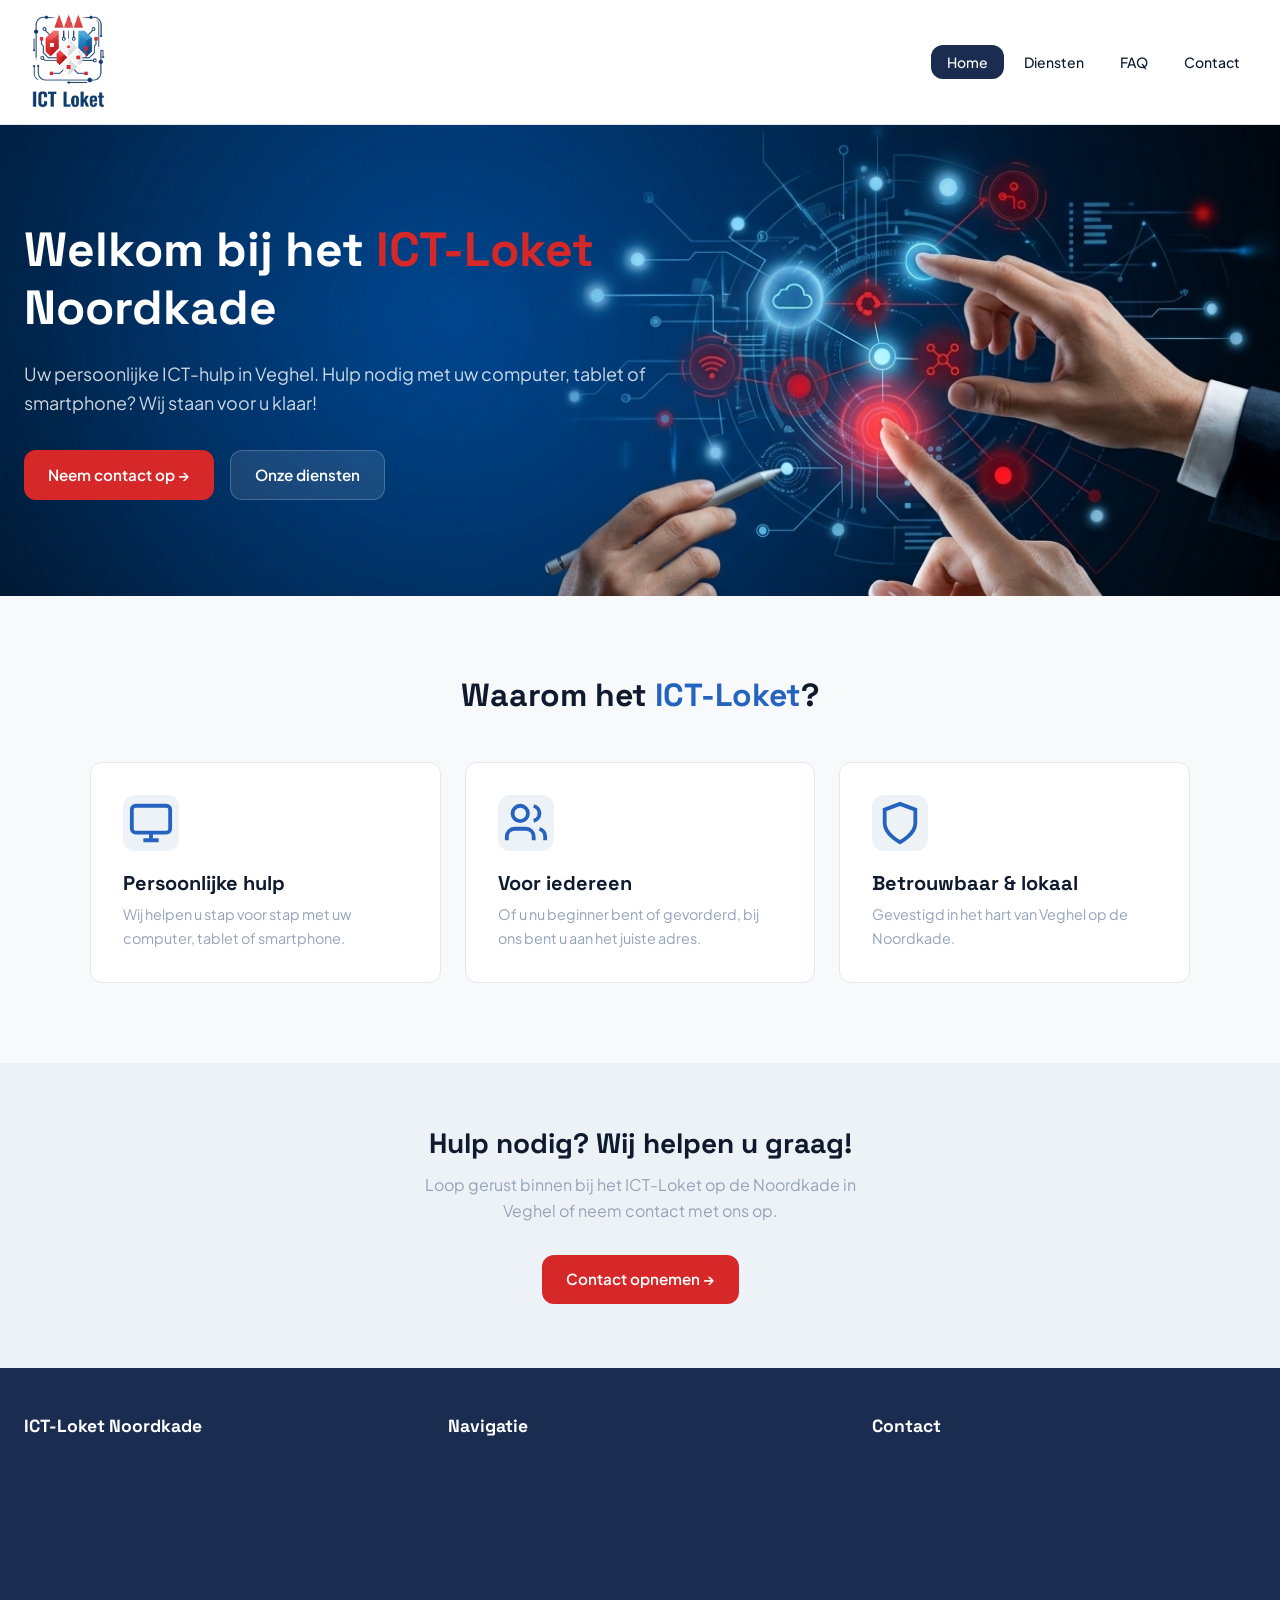
<file: index.html>
<!DOCTYPE html>
<html lang="nl">
<head>
  <meta charset="UTF-8" />
  <meta name="viewport" content="width=device-width, initial-scale=1.0" />
  <title>ICT-Loket Noordkade Veghel | Persoonlijke ICT-hulp</title>
  <meta name="description" content="Het ICT-Loket Noordkade in Veghel biedt persoonlijke hulp bij al uw digitale vragen." />
  <link rel="stylesheet" href="css/styles.css" />
  <link rel="icon" href="favicon.ico" />
</head>
<body>

  <!-- HEADER -->
  <header class="header">
    <div class="container">
      <nav class="nav">
        <a href="index.html" class="nav-brand">
          <img src="images/logo.png" alt="ICT-Loket logo" />
        </a>
        <input type="checkbox" id="nav-check" class="nav-check" aria-label="Menu openen" />
        <label for="nav-check" class="nav-toggle">
          <span class="hamburger"></span>
        </label>
        <ul class="nav-links">
          <li><a href="index.html" class="active">Home</a></li>
          <li><a href="diensten.html">Diensten</a></li>
          <li><a href="faq.html">FAQ</a></li>
          <li><a href="contact.html">Contact</a></li>
        </ul>
      </nav>
    </div>
  </header>

  <!-- HERO -->
  <section class="hero">
    <div class="container">
      <div class="hero-content animate-in">
        <h1>Welkom bij het <span class="highlight">ICT-Loket</span> Noordkade</h1>
        <p>Uw persoonlijke ICT-hulp in Veghel. Hulp nodig met uw computer, tablet of smartphone? Wij staan voor u klaar!</p>
        <div class="hero-buttons">
          <a href="contact.html" class="btn-accent">Neem contact op &rarr;</a>
          <a href="diensten.html" class="btn-outline">Onze diensten</a>
        </div>
      </div>
    </div>
  </section>

  <!-- HIGHLIGHTS -->
  <section class="section">
    <div class="container">
      <div class="section-header animate-in">
        <h2>Waarom het <span class="highlight">ICT-Loket</span>?</h2>
      </div>
      <div class="cards-grid">
        <div class="card animate-in animate-delay-1">
          <div class="card-header">
            <div class="card-icon">
              <svg xmlns="http://www.w3.org/2000/svg" fill="none" viewBox="0 0 24 24" stroke="currentColor" stroke-width="2"><rect x="2" y="3" width="20" height="14" rx="2"/><path d="M8 21h8M12 17v4"/></svg>
            </div>
            <button class="card-close" aria-label="Sluiten">
              <svg xmlns="http://www.w3.org/2000/svg" fill="none" viewBox="0 0 24 24" stroke="currentColor" stroke-width="2"><path d="M18 6L6 18M6 6l12 12"/></svg>
            </button>
          </div>
          <h3>Persoonlijke hulp</h3>
          <p class="card-summary">Wij helpen u stap voor stap met uw computer, tablet of smartphone.</p>
          <div class="card-details-wrapper">
            <div class="card-details">
              <p>Ons persoonlijke hulp omvat:</p>
              <ul>
                <li>Stap-voor-stap begeleiding bij digitale problemen</li>
                <li>Geduldige uitleg op uw niveau</li>
                <li>Directe hulp zonder wachttijden</li>
                <li>Ondersteuning bij zowel hardware als software</li>
                <li>Preventief advies om problemen te voorkomen</li>
              </ul>
            </div>
          </div>
        </div>
        <div class="card animate-in animate-delay-2">
          <div class="card-header">
            <div class="card-icon">
              <svg xmlns="http://www.w3.org/2000/svg" fill="none" viewBox="0 0 24 24" stroke="currentColor" stroke-width="2"><path d="M16 21v-2a4 4 0 0 0-4-4H6a4 4 0 0 0-4 4v2"/><circle cx="9" cy="7" r="4"/><path d="M22 21v-2a4 4 0 0 0-3-3.87M16 3.13a4 4 0 0 1 0 7.75"/></svg>
            </div>
            <button class="card-close" aria-label="Sluiten">
              <svg xmlns="http://www.w3.org/2000/svg" fill="none" viewBox="0 0 24 24" stroke="currentColor" stroke-width="2"><path d="M18 6L6 18M6 6l12 12"/></svg>
            </button>
          </div>
          <h3>Voor iedereen</h3>
          <p class="card-summary">Of u nu beginner bent of gevorderd, bij ons bent u aan het juiste adres.</p>
          <div class="card-details-wrapper">
            <div class="card-details">
              <p>Onze hulp is geschikt voor alle niveaus:</p>
              <ul>
                <li>Beginners: Basisuitleg over computers en internet</li>
                <li>Gevorderden: Complexe problemen en optimalisatie</li>
                <li>Ouderen: Geduldige hulp met moderne technologie</li>
                <li>Bedrijven: Professionele ICT-ondersteuning</li>
                <li>Alle leeftijden en achtergronden welkom</li>
              </ul>
            </div>
          </div>
        </div>
        <div class="card animate-in animate-delay-3">
          <div class="card-header">
            <div class="card-icon">
              <svg xmlns="http://www.w3.org/2000/svg" fill="none" viewBox="0 0 24 24" stroke="currentColor" stroke-width="2"><path d="M12 22s8-4 8-10V5l-8-3-8 3v7c0 6 8 10 8 10z"/></svg>
            </div>
            <button class="card-close" aria-label="Sluiten">
              <svg xmlns="http://www.w3.org/2000/svg" fill="none" viewBox="0 0 24 24" stroke-width="2"><path d="M18 6L6 18M6 6l12 12"/></svg>
            </button>
          </div>
          <h3>Betrouwbaar & lokaal</h3>
          <p class="card-summary">Gevestigd in het hart van Veghel op de Noordkade.</p>
          <div class="card-details-wrapper">
            <div class="card-details">
              <p>Waarom kiezen voor lokaal?</p>
              <ul>
                <li>Direct contact zonder tussenpersonen</li>
                <li>Snelle hulp bij urgente problemen</li>
                <li>Kennis van lokale netwerken en diensten</li>
                <li>Persoonlijke relatie met onze klanten</li>
              </ul>
            </div>
          </div>
        </div>
      </div>
    </div>
  </section>

  <!-- CTA -->
  <section class="cta">
    <div class="container">
      <h2>Hulp nodig? Wij helpen u graag!</h2>
      <p>Loop gerust binnen bij het ICT-Loket op de Noordkade in Veghel of neem contact met ons op.</p>
      <a href="contact.html" class="btn-accent">Contact opnemen &rarr;</a>
    </div>
  </section>

  <!-- FOOTER -->
  <footer class="footer">
    <div class="container">
      <div class="footer-grid">
        <div>
          <h3>ICT-Loket Noordkade</h3>
          <p>Uw persoonlijke ICT-hulp in Veghel. Wij helpen u graag met al uw digitale vragen.</p>
        </div>
        <div>
          <h3>Navigatie</h3>
          <a href="home.html">Home</a>
          <a href="diensten.html">Diensten</a>
          <a href="faq.html">FAQ</a>
          <a href="contact.html">Contact</a>
        </div>
        <div>
          <h3>Contact</h3>
          <div class="footer-contact-item">
            <svg xmlns="http://www.w3.org/2000/svg" fill="none" viewBox="0 0 24 24" stroke="currentColor" stroke-width="2"><path d="M21 10c0 7-9 13-9 13s-9-6-9-13a9 9 0 0 1 18 0z"/><circle cx="12" cy="10" r="3"/></svg>
            <span>Noordkade, Veghel</span>
          </div>
          <div class="footer-contact-item">
            <svg xmlns="http://www.w3.org/2000/svg" fill="none" viewBox="0 0 24 24" stroke="currentColor" stroke-width="2"><rect x="2" y="4" width="20" height="16" rx="2"/><path d="m22 7-8.97 5.7a1.94 1.94 0 0 1-2.06 0L2 7"/></svg>
            <span>info@ictloket-noordkade.nl</span>
          </div>
        </div>
      </div>
      <div class="footer-bottom">
        <div class="footer-powered-by">
          <span>Powered by</span>
          <img src="images/logo_blue_red.png" alt="Powered by logo" class="footer-logo" />
        </div>
        &copy; 2025 ICT-Loket Noordkade Veghel. Alle rechten voorbehouden.
      </div>
    </div>
  </footer>

  <script>
    document.addEventListener('DOMContentLoaded', function() {
      const cards = document.querySelectorAll('.cards-grid .card');

      cards.forEach(card => {
        // Klik event voor het openen van de kaart
        card.addEventListener('click', (e) => {
          // Voorkom dat de close button de kaart ook opent
          if (e.target.closest('.card-close')) return;

          // Sluit alle andere kaarten
          cards.forEach(otherCard => {
            if (otherCard !== card && otherCard.classList.contains('is-expanded')) {
              otherCard.classList.remove('is-expanded');
            }
          });

          // Toggle de huidige kaart
          card.classList.toggle('is-expanded');
        });

        // Klik event voor de close button
        const closeBtn = card.querySelector('.card-close');
        if (closeBtn) {
          closeBtn.addEventListener('click', (e) => {
            e.stopPropagation();
            card.classList.remove('is-expanded');
          });
        }

        // Keyboard support (Enter en Space)
        card.addEventListener('keydown', (e) => {
          if (e.key === 'Enter' || e.key === ' ') {
            e.preventDefault();
            card.click();
          }
        });
      });

      // ESC key to close
      document.addEventListener('keydown', (e) => {
        if (e.key === 'Escape') {
          const expandedCard = document.querySelector('.card.is-expanded');
          if (expandedCard) {
            expandedCard.classList.remove('is-expanded');
          }
        }
      });
    });
  </script>

</body>
</html>
</file>
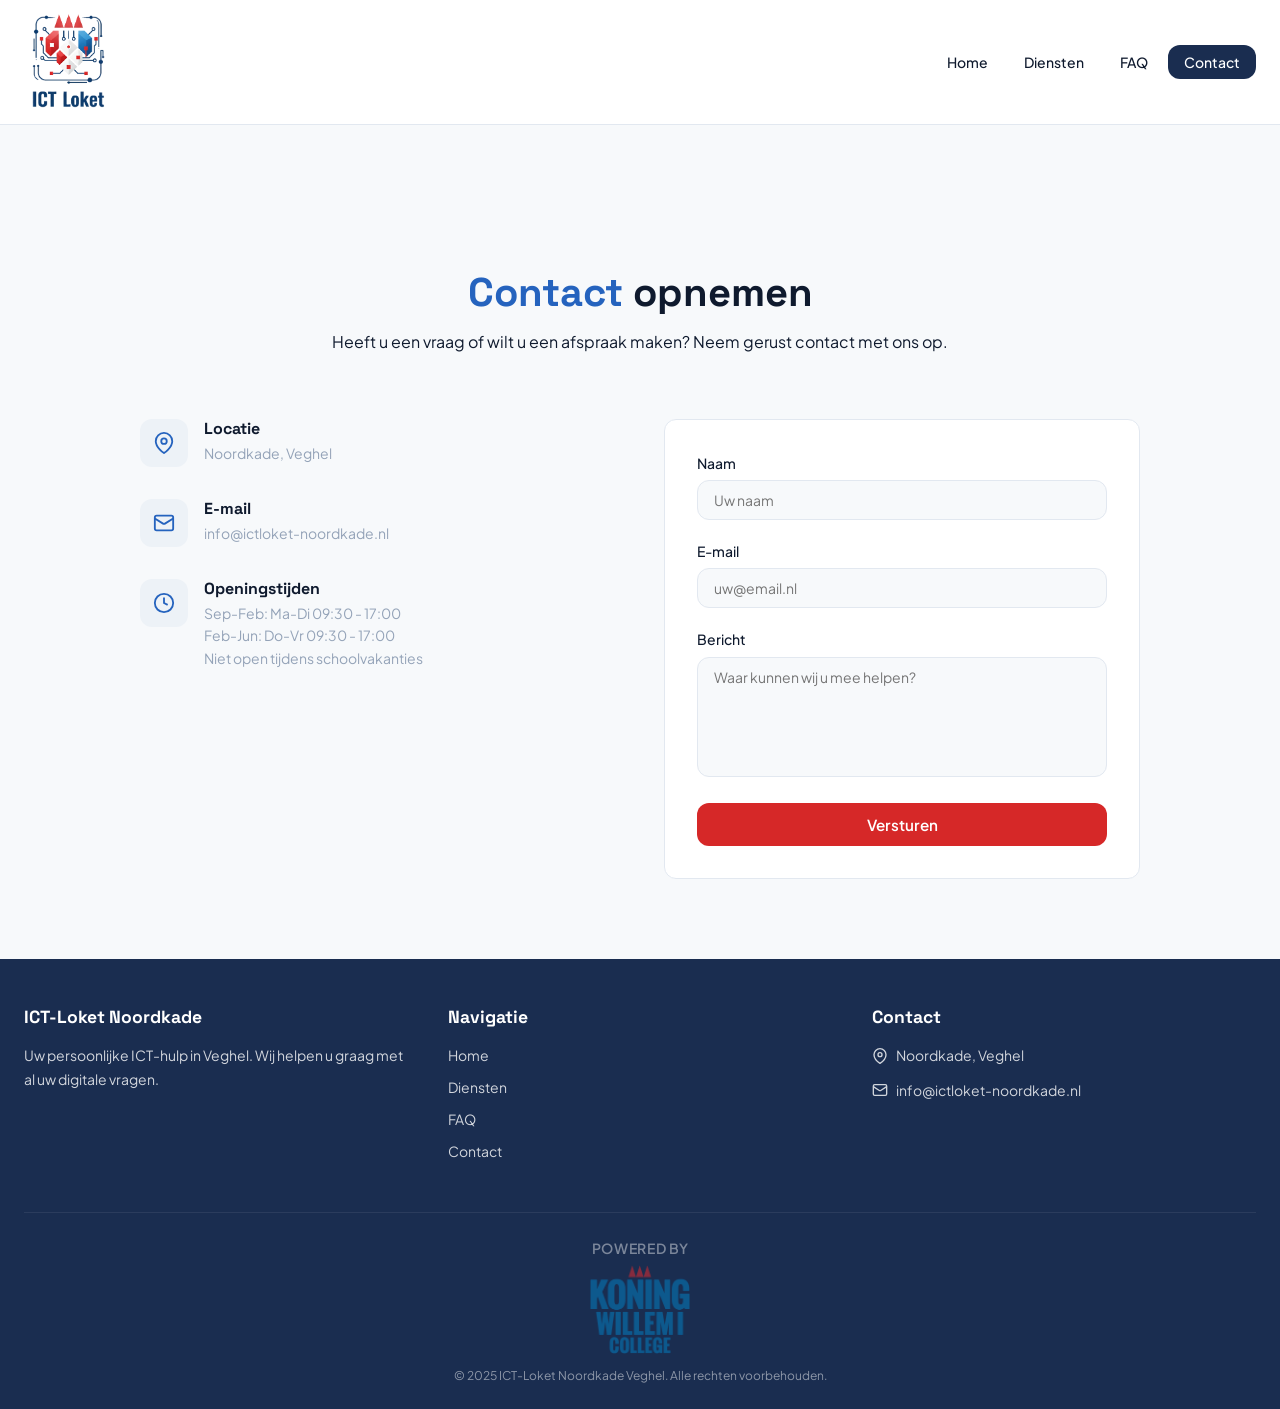
<file: contact.html>
<!DOCTYPE html>
<html lang="nl">
<head>
  <meta charset="UTF-8" />
  <meta name="viewport" content="width=device-width, initial-scale=1.0" />
  <title>Contact | ICT-Loket Noordkade Veghel</title>
  <meta name="description" content="Neem contact op met het ICT-Loket Noordkade in Veghel." />
  <link rel="stylesheet" href="css/styles.css" />
  <link rel="icon" href="favicon.ico" />
</head>
<body>

  <!-- HEADER -->
  <header class="header">
    <div class="container">
      <nav class="nav">
        <a href="index.html" class="nav-brand">
          <img src="images/logo.png" alt="ICT-Loket logo" />
        </a>
        <input type="checkbox" id="nav-check" class="nav-check" aria-label="Menu openen" />
        <label for="nav-check" class="nav-toggle">
          <span class="hamburger"></span>
        </label>
        <ul class="nav-links">
          <li><a href="index.html">Home</a></li>
          <li><a href="diensten.html">Diensten</a></li>
          <li><a href="faq.html">FAQ</a></li>
          <li><a href="contact.html" class="active">Contact</a></li>
        </ul>
      </nav>
    </div>
  </header>

  <!-- CONTACT -->
  <section class="section">
    <div class="container">
      <div class="page-header animate-in">
        <h1><span class="highlight">Contact</span> opnemen</h1>
        <p>Heeft u een vraag of wilt u een afspraak maken? Neem gerust contact met ons op.</p>
      </div>

      <div class="contact-grid">
        <!-- Info -->
        <div class="contact-info animate-in animate-delay-1">
          <div class="contact-item">
            <div class="contact-item-icon">
              <svg xmlns="http://www.w3.org/2000/svg" fill="none" viewBox="0 0 24 24" stroke="currentColor" stroke-width="2"><path d="M21 10c0 7-9 13-9 13s-9-6-9-13a9 9 0 0 1 18 0z"/><circle cx="12" cy="10" r="3"/></svg>
            </div>
            <div>
              <h3>Locatie</h3>
              <p>Noordkade, Veghel</p>
            </div>
          </div>
          <div class="contact-item">
            <div class="contact-item-icon">
              <svg xmlns="http://www.w3.org/2000/svg" fill="none" viewBox="0 0 24 24" stroke="currentColor" stroke-width="2"><rect x="2" y="4" width="20" height="16" rx="2"/><path d="m22 7-8.97 5.7a1.94 1.94 0 0 1-2.06 0L2 7"/></svg>
            </div>
            <div>
              <h3>E-mail</h3>
              <p>info@ictloket-noordkade.nl</p>
            </div>
          </div>
          <div class="contact-item">
            <div class="contact-item-icon">
              <svg xmlns="http://www.w3.org/2000/svg" fill="none" viewBox="0 0 24 24" stroke="currentColor" stroke-width="2"><circle cx="12" cy="12" r="10"/><polyline points="12 6 12 12 16 14"/></svg>
            </div>
            <div>
              <h3>Openingstijden</h3>
              <p>Sep-Feb: Ma-Di 09:30 - 17:00<br />
Feb-Jun: Do-Vr 09:30 - 17:00<br />
Niet open tijdens schoolvakanties</p>
            </div>
          </div>
        </div>

        <!-- Form -->
        <div class="animate-in animate-delay-2">
          <form class="contact-form" onsubmit="event.preventDefault(); this.innerHTML='<div style=&quot;text-align:center;padding:3rem 1rem&quot;><h3 style=&quot;font-family:var(--font-heading);margin-bottom:0.5rem&quot;>Bedankt!</h3><p style=&quot;color:var(--muted)&quot;>Wij nemen zo snel mogelijk contact met u op.</p></div>'">
            <div class="form-group">
              <label for="name">Naam</label>
              <input type="text" id="name" placeholder="Uw naam" required />
            </div>
            <div class="form-group">
              <label for="email">E-mail</label>
              <input type="email" id="email" placeholder="uw@email.nl" required />
            </div>
            <div class="form-group">
              <label for="message">Bericht</label>
              <textarea id="message" placeholder="Waar kunnen wij u mee helpen?" required></textarea>
            </div>
            <button type="submit" class="btn-submit">Versturen</button>
          </form>
        </div>
      </div>
    </div>
  </section>

  <!-- FOOTER -->
  <footer class="footer">
    <div class="container">
      <div class="footer-grid">
        <div>
          <h3>ICT-Loket Noordkade</h3>
          <p>Uw persoonlijke ICT-hulp in Veghel. Wij helpen u graag met al uw digitale vragen.</p>
        </div>
        <div>
          <h3>Navigatie</h3>
          <a href="home.html">Home</a>
          <a href="diensten.html">Diensten</a>
          <a href="faq.html">FAQ</a>
          <a href="contact.html">Contact</a>
        </div>
        <div>
          <h3>Contact</h3>
          <div class="footer-contact-item">
            <svg xmlns="http://www.w3.org/2000/svg" fill="none" viewBox="0 0 24 24" stroke="currentColor" stroke-width="2"><path d="M21 10c0 7-9 13-9 13s-9-6-9-13a9 9 0 0 1 18 0z"/><circle cx="12" cy="10" r="3"/></svg>
            <span>Noordkade, Veghel</span>
          </div>
          <div class="footer-contact-item">
            <svg xmlns="http://www.w3.org/2000/svg" fill="none" viewBox="0 0 24 24" stroke="currentColor" stroke-width="2"><rect x="2" y="4" width="20" height="16" rx="2"/><path d="m22 7-8.97 5.7a1.94 1.94 0 0 1-2.06 0L2 7"/></svg>
            <span>info@ictloket-noordkade.nl</span>
          </div>
        </div>
      </div>
      <div class="footer-bottom">
        <div class="footer-powered-by">
          <span>Powered by</span>
          <img src="images/logo_blue_red.png" alt="Powered by logo" class="footer-logo" />
        </div>
        &copy; 2025 ICT-Loket Noordkade Veghel. Alle rechten voorbehouden.
      </div>
    </div>
  </footer>

</body>
</html>
</file>
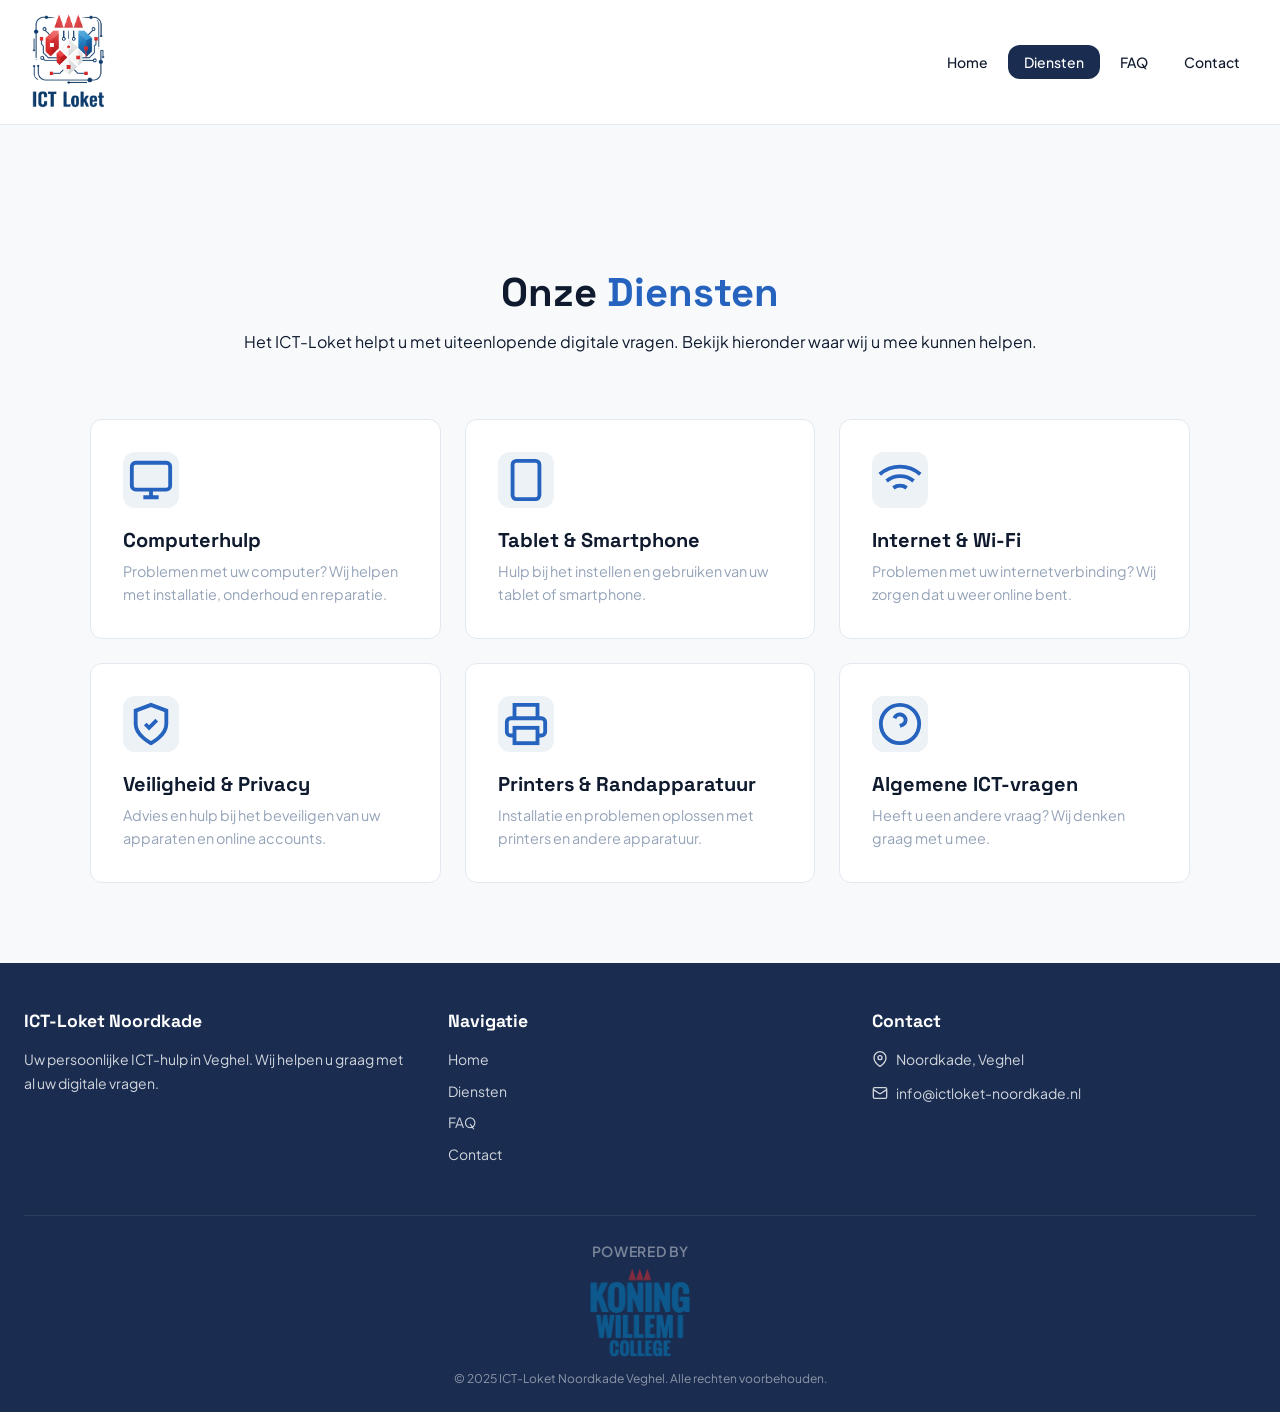
<file: diensten - backup.html>
<!DOCTYPE html>
<html lang="nl">
<head>
  <meta charset="UTF-8" />
  <meta name="viewport" content="width=device-width, initial-scale=1.0" />
  <title>Diensten | ICT-Loket Noordkade Veghel</title>
  <meta name="description" content="Bekijk onze ICT-diensten: computerhulp, tablet & smartphone, internet, veiligheid en meer." />
  <link rel="stylesheet" href="/css/styles.css" />
  <link rel="icon" href="/favicon.ico" />
</head>
<body>

  <!-- HEADER -->
  <header class="header">
    <div class="container">
      <nav class="nav">
        <a href="/index.html" class="nav-brand">
          <img src="/images/logo.png" alt="ICT-Loket logo" />
        </a>
        <input type="checkbox" id="nav-check" class="nav-check" aria-label="Menu openen" />
        <label for="nav-check" class="nav-toggle">
          <span class="hamburger"></span>
        </label>
        <ul class="nav-links">
          <li><a href="/index.html">Home</a></li>
          <li><a href="/diensten.html" class="active">Diensten</a></li>
          <li><a href="/faq.html">FAQ</a></li>
          <li><a href="/contact.html">Contact</a></li>
        </ul>
      </nav>
    </div>
  </header>

  <!-- PAGE HEADER -->
  <section class="section">
    <div class="container">
      <div class="page-header animate-in">
        <h1>Onze <span class="highlight">Diensten</span></h1>
        <p>Het ICT-Loket helpt u met uiteenlopende digitale vragen. Bekijk hieronder waar wij u mee kunnen helpen.</p>
      </div>

      <div class="cards-grid" id="services-grid">
        <div class="card animate-in animate-delay-1" data-service="computerhulp" role="button" tabindex="0" aria-expanded="false">
          <div class="card-header">
            <div class="card-icon">
              <svg xmlns="http://www.w3.org/2000/svg" fill="none" viewBox="0 0 24 24" stroke="currentColor" stroke-width="2"><rect x="2" y="3" width="20" height="14" rx="2"/><path d="M8 21h8M12 17v4"/></svg>
            </div>
            <button class="card-close" aria-label="Sluiten" style="display: none;">
              <svg xmlns="http://www.w3.org/2000/svg" fill="none" viewBox="0 0 24 24" stroke="currentColor" stroke-width="2"><path d="M18 6L6 18M6 6l12 12"/></svg>
            </button>
          </div>
          <h3>Computerhulp</h3>
          <p class="card-summary">Problemen met uw computer? Wij helpen met installatie, onderhoud en reparatie.</p>
          <div class="card-details" style="display: none;">
            <p>Ons team van ervaren technici staat voor u klaar met:</p>
            <ul>
              <li>Installatie van besturingssystemen en software</li>
              <li>Virusscanning en malware-verwijdering</li>
              <li>Hardwareproblemen diagnosticeren en repareren</li>
              <li>Optimalisatie van systeemprestaties</li>
              <li>Databack-up en herstel</li>
              <li>Onderhoud en preventief beheer</li>
            </ul>
          </div>
        </div>

        <div class="card animate-in animate-delay-2" data-service="tablet-smartphone" role="button" tabindex="0" aria-expanded="false">
          <div class="card-header">
            <div class="card-icon">
              <svg xmlns="http://www.w3.org/2000/svg" fill="none" viewBox="0 0 24 24" stroke="currentColor" stroke-width="2"><rect x="5" y="2" width="14" height="20" rx="2"/><path d="M12 18h.01"/></svg>
            </div>
            <button class="card-close" aria-label="Sluiten" style="display: none;">
              <svg xmlns="http://www.w3.org/2000/svg" fill="none" viewBox="0 0 24 24" stroke="currentColor" stroke-width="2"><path d="M18 6L6 18M6 6l12 12"/></svg>
            </button>
          </div>
          <h3>Tablet & Smartphone</h3>
          <p class="card-summary">Hulp bij het instellen en gebruiken van uw tablet of smartphone.</p>
          <div class="card-details" style="display: none;">
            <p>We helpen u volledig op weg met uw mobiele apparaten:</p>
            <ul>
              <li>Instellen van uw nieuwe apparaat</li>
              <li>Synchroniseren van e-mail en contacten</li>
              <li>App-installatie en configuratie</li>
              <li>Troubleshooting van verbindingsproblemen</li>
              <li>Privacy en beveiligingsinstellingen</li>
              <li>Backup en gegevensoverdracht</li>
            </ul>
          </div>
        </div>

        <div class="card animate-in animate-delay-3" data-service="internet-wifi" role="button" tabindex="0" aria-expanded="false">
          <div class="card-header">
            <div class="card-icon">
              <svg xmlns="http://www.w3.org/2000/svg" fill="none" viewBox="0 0 24 24" stroke="currentColor" stroke-width="2"><path d="M5 12.55a11 11 0 0 1 14.08 0M1.42 9a16 16 0 0 1 21.16 0M8.53 16.11a6 6 0 0 1 6.95 0M12 20h.01"/></svg>
            </div>
            <button class="card-close" aria-label="Sluiten" style="display: none;">
              <svg xmlns="http://www.w3.org/2000/svg" fill="none" viewBox="0 0 24 24" stroke="currentColor" stroke-width="2"><path d="M18 6L6 18M6 6l12 12"/></svg>
            </button>
          </div>
          <h3>Internet & Wi-Fi</h3>
          <p class="card-summary">Problemen met uw internetverbinding? Wij zorgen dat u weer online bent.</p>
          <div class="card-details" style="display: none;">
            <p>Wij lossen al uw internetgerelateerde problemen op:</p>
            <ul>
              <li>Wi-Fi-netwerkinstallatie en optimalisatie</li>
              <li>Router-configuratie en troubleshooting</li>
              <li>Snelheidsdiagnose en verbetering</li>
              <li>Signaalsterkte analyseren en verbeteren</li>
              <li>VPN-instellingen configureren</li>
              <li>DNS-instelling en beveiligde connecties</li>
            </ul>
          </div>
        </div>

        <div class="card animate-in animate-delay-4" data-service="veiligheid-privacy" role="button" tabindex="0" aria-expanded="false">
          <div class="card-header">
            <div class="card-icon">
              <svg xmlns="http://www.w3.org/2000/svg" fill="none" viewBox="0 0 24 24" stroke="currentColor" stroke-width="2"><path d="M12 22s8-4 8-10V5l-8-3-8 3v7c0 6 8 10 8 10z"/><path d="m9 12 2 2 4-4"/></svg>
            </div>
            <button class="card-close" aria-label="Sluiten" style="display: none;">
              <svg xmlns="http://www.w3.org/2000/svg" fill="none" viewBox="0 0 24 24" stroke="currentColor" stroke-width="2"><path d="M18 6L6 18M6 6l12 12"/></svg>
            </button>
          </div>
          <h3>Veiligheid & Privacy</h3>
          <p class="card-summary">Advies en hulp bij het beveiligen van uw apparaten en online accounts.</p>
          <div class="card-details" style="display: none;">
            <p>Uw veiligheid online is zeer belangrijk voor ons:</p>
            <ul>
              <li>Antivirussoftware installatie en onderhoud</li>
              <li>Firewall-configuratie en monitoring</li>
              <li>Wachtwoordbeheer en sterke wachtwoorden</li>
              <li>Twee-factor-authenticatie instellen</li>
              <li>Phishing- en fraude-waarschuwing</li>
              <li>Privacyinstellingen optimaliseren</li>
            </ul>
          </div>
        </div>

        <div class="card animate-in animate-delay-5" data-service="printers-randapparatuur" role="button" tabindex="0" aria-expanded="false">
          <div class="card-header">
            <div class="card-icon">
              <svg xmlns="http://www.w3.org/2000/svg" fill="none" viewBox="0 0 24 24" stroke="currentColor" stroke-width="2"><polyline points="6 9 6 2 18 2 18 9"/><path d="M6 18H4a2 2 0 0 1-2-2v-5a2 2 0 0 1 2-2h16a2 2 0 0 1 2 2v5a2 2 0 0 1-2 2h-2"/><rect x="6" y="14" width="12" height="8"/></svg>
            </div>
            <button class="card-close" aria-label="Sluiten" style="display: none;">
              <svg xmlns="http://www.w3.org/2000/svg" fill="none" viewBox="0 0 24 24" stroke="currentColor" stroke-width="2"><path d="M18 6L6 18M6 6l12 12"/></svg>
            </button>
          </div>
          <h3>Printers & Randapparatuur</h3>
          <p class="card-summary">Installatie en problemen oplossen met printers en andere apparatuur.</p>
          <div class="card-details" style="display: none;">
            <p>Wij helpen met het verbinden en instellen van periferische apparatuur:</p>
            <ul>
              <li>Printer-installatie en netwerkintegratie</li>
              <li>Scannerconfiguratie en drivers</li>
              <li>Externe harde schijven en USB-apparaten</li>
              <li>Toetsenbord, muis en andere accessoires</li>
              <li>Bluetooth-verbindingen optimaliseren</li>
              <li>Problemen met apparaatherkenning oplossen</li>
            </ul>
          </div>
        </div>

        <div class="card animate-in animate-delay-6" data-service="algemene-vragen" role="button" tabindex="0" aria-expanded="false">
          <div class="card-header">
            <div class="card-icon">
              <svg xmlns="http://www.w3.org/2000/svg" fill="none" viewBox="0 0 24 24" stroke="currentColor" stroke-width="2"><circle cx="12" cy="12" r="10"/><path d="M9.09 9a3 3 0 0 1 5.83 1c0 2-3 3-3 3"/><path d="M12 17h.01"/></svg>
            </div>
            <button class="card-close" aria-label="Sluiten" style="display: none;">
              <svg xmlns="http://www.w3.org/2000/svg" fill="none" viewBox="0 0 24 24" stroke="currentColor" stroke-width="2"><path d="M18 6L6 18M6 6l12 12"/></svg>
            </button>
          </div>
          <h3>Algemene ICT-vragen</h3>
          <p class="card-summary">Heeft u een andere vraag? Wij denken graag met u mee.</p>
          <div class="card-details" style="display: none;">
            <p>Naast onze gespecialiseerde diensten helpen we ook met:</p>
            <ul>
              <li>Cloud-opslag en synchronisatie</li>
              <li>E-mailconfiguratie en troubleshooting</li>
              <li>Sociale media- en online accountproblemen</li>
              <li>Digitale geletterdheid en training</li>
              <li>Software-aanbevelingen en -selectie</li>
              <li>Advies op maat voor uw specifieke behoeften</li>
            </ul>
          </div>
        </div>
      </div>
    </div>
  </section>

  <!-- FOOTER -->
  <footer class="footer">
    <div class="container">
      <div class="footer-grid">
        <div>
          <h3>ICT-Loket Noordkade</h3>
          <p>Uw persoonlijke ICT-hulp in Veghel. Wij helpen u graag met al uw digitale vragen.</p>
        </div>
        <div>
          <h3>Navigatie</h3>
          <a href="/home.html">Home</a>
          <a href="/diensten.html">Diensten</a>
          <a href="/faq.html">FAQ</a>
          <a href="/contact.html">Contact</a>
        </div>
        <div>
          <h3>Contact</h3>
          <div class="footer-contact-item">
            <svg xmlns="http://www.w3.org/2000/svg" fill="none" viewBox="0 0 24 24" stroke="currentColor" stroke-width="2"><path d="M21 10c0 7-9 13-9 13s-9-6-9-13a9 9 0 0 1 18 0z"/><circle cx="12" cy="10" r="3"/></svg>
            <span>Noordkade, Veghel</span>
          </div>
          <div class="footer-contact-item">
            <svg xmlns="http://www.w3.org/2000/svg" fill="none" viewBox="0 0 24 24" stroke="currentColor" stroke-width="2"><rect x="2" y="4" width="20" height="16" rx="2"/><path d="m22 7-8.97 5.7a1.94 1.94 0 0 1-2.06 0L2 7"/></svg>
            <span>info@ictloket-noordkade.nl</span>
          </div>
        </div>
      </div>
      <div class="footer-bottom">
        <div class="footer-powered-by">
          <span>Powered by</span>
          <img src="images/logo_blue_red.png" alt="Powered by logo" class="footer-logo" />
        </div>
        &copy; 2025 ICT-Loket Noordkade Veghel. Alle rechten voorbehouden.
      </div>
    </div>
  </footer>

  <script>
    document.addEventListener('DOMContentLoaded', () => {
      const grid = document.getElementById('services-grid');
      const cards = Array.from(grid.querySelectorAll('.card'));
      const header = document.querySelector('.header');
      
      // Set header height als CSS variable voor scroll-margin-top
      function updateHeaderHeight() {
        if (header) {
          const headerHeight = header.offsetHeight;
          document.documentElement.style.setProperty('--header-height', headerHeight + 'px');
        }
      }
      
      // Update bij load en resize
      updateHeaderHeight();
      window.addEventListener('resize', updateHeaderHeight);
      
      // Calculeer header hoogte voor smooth scroll offset
      function getHeaderHeight() {
        return header ? header.offsetHeight : 0;
      }

      // Custom smooth scroll met header offset
      function smoothScrollToElement(element, block = 'start') {
        // Wacht tot de DOM volledig is geupdate
        requestAnimationFrame(() => {
          const targetPosition = element.getBoundingClientRect().top + window.scrollY;
          const headerHeight = getHeaderHeight();
          
          let scrollTarget;
          
          if (block === 'start') {
            // Scroll naar element, met header offset + 30px buffer
            scrollTarget = targetPosition - headerHeight - 30;
          } else {
            // Center: element in midden van viewport
            const windowHeight = window.innerHeight;
            scrollTarget = targetPosition - (windowHeight / 2) + (element.offsetHeight / 2);
          }
          
          // Smooth scroll met langere duration
          window.scrollTo({
            top: Math.max(0, scrollTarget),
            behavior: 'smooth'
          });
        });
      }

      function closeCard(card) {
        card.classList.add('card-closing');
        card.setAttribute('aria-expanded', 'false');
        
        const details = card.querySelector('.card-details');
        const summary = card.querySelector('.card-summary');
        const closeBtn = card.querySelector('.card-close');
        
        // Zet details opacity op 1 zodat slideUp animatie kan starten
        if (details) {
          details.style.opacity = '1';
        }
        
        // Wacht op collapse animatie (800ms)
        setTimeout(() => {
          card.classList.remove('card-expanded', 'card-closing');
          
          if (details) {
            details.style.display = 'none';
            details.style.opacity = '0';
          }
          if (summary) {
            summary.style.display = 'block';
          }
          if (closeBtn) {
            closeBtn.style.display = 'none';
          }

          // Controleer of er nog geopende kaarten zijn
          const hasExpanded = grid.querySelector('.card-expanded');
          if (!hasExpanded) {
            grid.classList.remove('has-expanded');
          }
        }, 800);
      }

      let isAnimating = false;

      function expandCard(card) {
        card.classList.add('card-expanded');
        card.setAttribute('aria-expanded', 'true');
        
        const details = card.querySelector('.card-details');
        const summary = card.querySelector('.card-summary');
        const closeBtn = card.querySelector('.card-close');
        
        if (details) {
          details.style.display = 'block';
          // Force reflow voor animatie
          void details.offsetWidth;
          details.style.opacity = '1';
        }
        if (summary) {
          summary.style.display = 'none';
        }
        if (closeBtn) {
          closeBtn.style.display = 'flex';
        }
        
        grid.classList.add('has-expanded');
        
        // Scroll naar het blok na de expand animatie (0.8s)
        setTimeout(() => {
          smoothScrollToElement(card, 'start');
        }, 800);
      }

      cards.forEach(card => {
        // Klik event voor het openen van de kaart
        card.addEventListener('click', (e) => {
          // Voorkom dat de close button de kaart ook opent
          if (e.target.closest('.card-close')) return;

          // Voorkom meerdere animaties tegelijk
          if (isAnimating) return;

          // Vind geopende kaart
          const expandedCard = grid.querySelector('.card-expanded');
          const isSameCard = expandedCard === card;
          const isCurrentlyExpanded = card.classList.contains('card-expanded');

          if (isCurrentlyExpanded) {
            // Sluit huidige kaart
            isAnimating = true;
            closeCard(card);
            setTimeout(() => {
              isAnimating = false;
            }, 800);
          } else if (expandedCard && !isSameCard) {
            // Wissel naar ander blok: close → order restore → open
            isAnimating = true;
            closeCard(expandedCard);
            
            // Wacht op close animatie (800ms) + order restore (600ms)
            setTimeout(() => {
              expandCard(card);
              setTimeout(() => {
                isAnimating = false;
              }, 1300); // 800ms (expand) + 500ms (scroll delay)
            }, 800);
          } else if (!expandedCard) {
            // Open eerste blok
            isAnimating = true;
            expandCard(card);
            setTimeout(() => {
              isAnimating = false;
            }, 1300);
          }
        });

        // Klik event voor de close button
        const closeBtn = card.querySelector('.card-close');
        if (closeBtn) {
          closeBtn.addEventListener('click', (e) => {
            e.stopPropagation();
            if (!isAnimating) {
              isAnimating = true;
              closeCard(card);
              setTimeout(() => {
                isAnimating = false;
              }, 800);
            }
          });
        }

        // Keyboard support (Enter en Space)
        card.addEventListener('keydown', (e) => {
          if (e.key === 'Enter' || e.key === ' ') {
            e.preventDefault();
            card.click();
          }
        });
      });

      // ESC key to close
      document.addEventListener('keydown', (e) => {
        if (e.key === 'Escape' && !isAnimating) {
          const expandedCard = grid.querySelector('.card-expanded');
          if (expandedCard) {
            isAnimating = true;
            closeCard(expandedCard);
            setTimeout(() => {
              isAnimating = false;
            }, 800);
          }
        }
      });
    });
  </script>

</body>
</html>
</file>
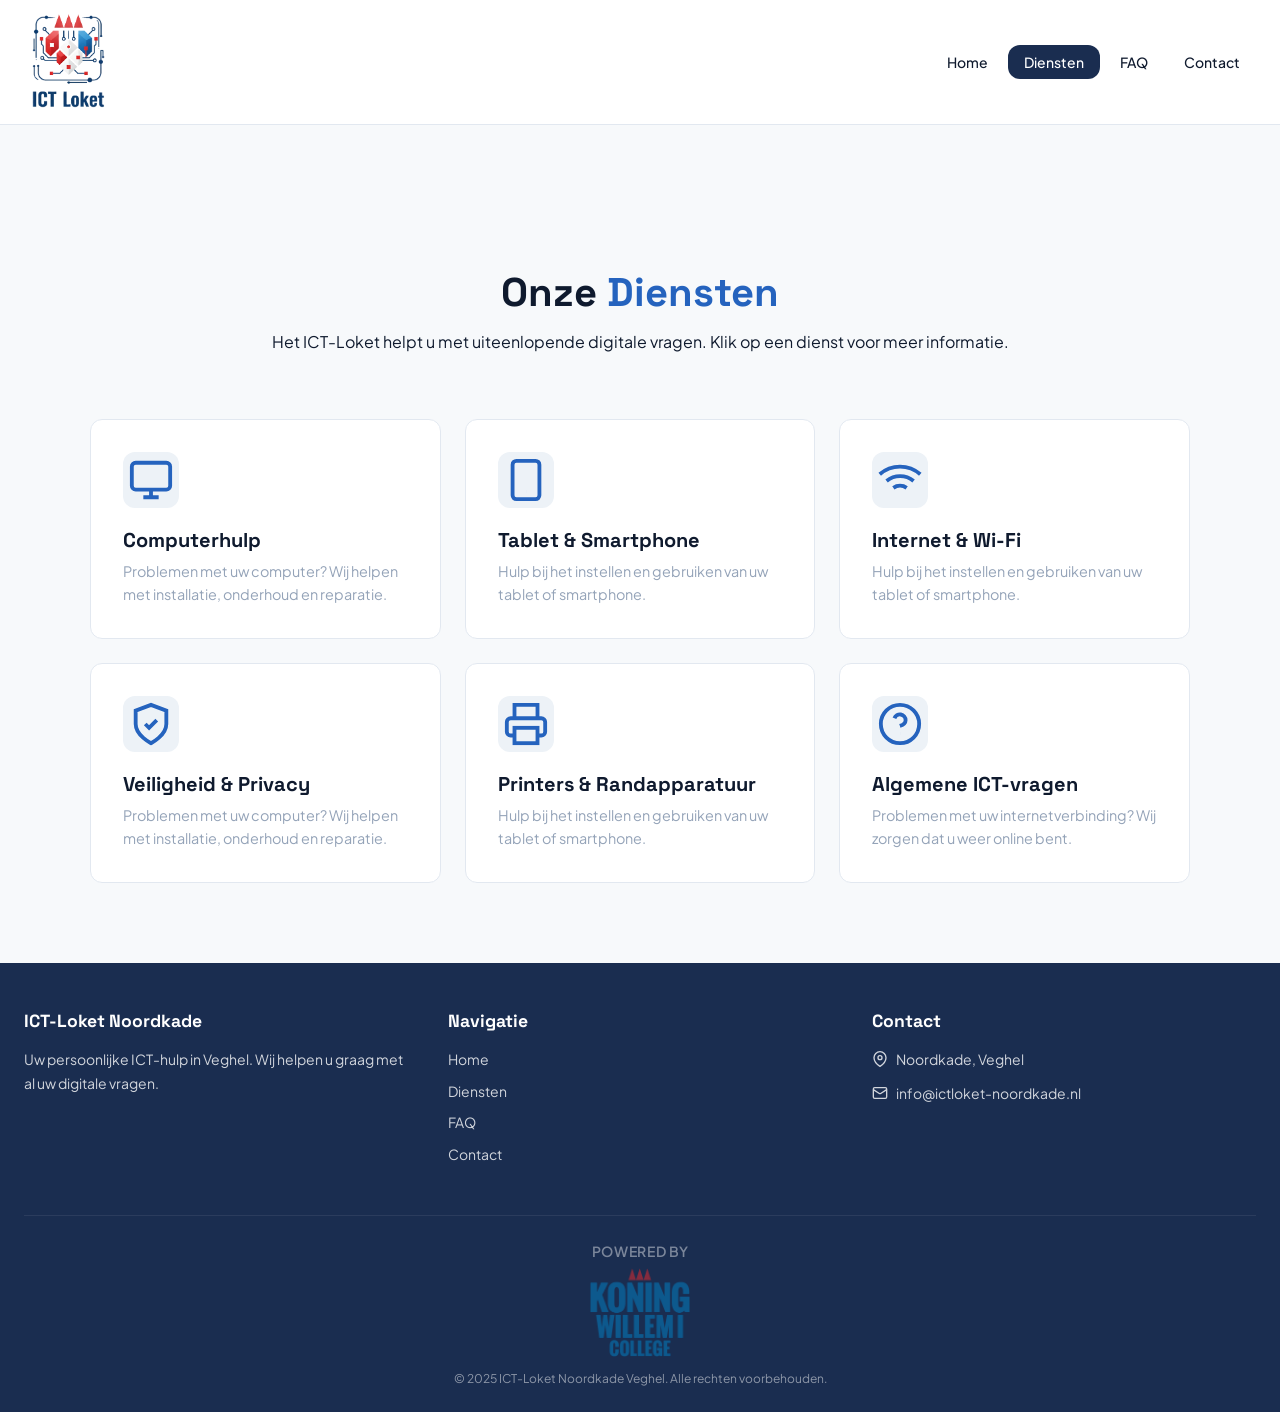
<file: diensten.html>
<!DOCTYPE html>
<html lang="nl">
<head>
  <meta charset="UTF-8" />
  <meta name="viewport" content="width=device-width, initial-scale=1.0" />
  <title>Diensten | ICT-Loket Noordkade Veghel</title>
  <meta name="description" content="Bekijk onze ICT-diensten: computerhulp, tablet & smartphone, internet, veiligheid en meer." />
  <link rel="stylesheet" href="css/styles.css" />
  <link rel="icon" href="favicon.ico" />
  <script src="scripts/script.js" defer></script>
</head>
<body>

  <header class="header">
    <div class="container">
      <nav class="nav">
        <a href="index.html" class="nav-brand">
          <img src="images/logo.png" alt="ICT-Loket logo" />
        </a>
        <input type="checkbox" id="nav-check" class="nav-check" aria-label="Menu openen" />
        <label for="nav-check" class="nav-toggle">
          <span class="hamburger"></span>
        </label>
        <ul class="nav-links">
          <li><a href="index.html">Home</a></li>
          <li><a href="diensten.html" class="active">Diensten</a></li>
          <li><a href="faq.html">FAQ</a></li>
          <li><a href="contact.html">Contact</a></li>
        </ul>
      </nav>
    </div>
  </header>

  <section class="section">
    <div class="container">
      <div class="page-header animate-in">
        <h1>Onze <span class="highlight">Diensten</span></h1>
        <p>Het ICT-Loket helpt u met uiteenlopende digitale vragen. Klik op een dienst voor meer informatie.</p>
      </div>

      <div class="cards-grid" id="services-grid">

        <div class="card animate-in" data-service="computerhulp">
          <div class="card-header">
            <div class="card-icon">
              <svg xmlns="http://www.w3.org/2000/svg" fill="none" viewBox="0 0 24 24" stroke="currentColor" stroke-width="2"><rect x="2" y="3" width="20" height="14" rx="2"/><path d="M8 21h8M12 17v4"/></svg>
            </div>
            <button class="card-close" aria-label="Sluiten">
              <svg xmlns="http://www.w3.org/2000/svg" fill="none" viewBox="0 0 24 24" stroke="currentColor" stroke-width="2"><path d="M18 6L6 18M6 6l12 12"/></svg>
            </button>
          </div>
          <h3>Computerhulp</h3>
          <p class="card-summary">Problemen met uw computer? Wij helpen met installatie, onderhoud en reparatie.</p>
          <div class="card-details-wrapper">
            <div class="card-details">
              <p>Ons team van ervaren technici staat voor u klaar met:</p>
            <ul>
              <li>Installatie van besturingssystemen en software</li>
              <li>Virusscanning en malware-verwijdering</li>
              <li>Hardwareproblemen diagnosticeren en repareren</li>
              <li>Optimalisatie van systeemprestaties</li>
              <li>Databack-up en herstel</li>
              <li>Onderhoud en preventief beheer</li>
            </ul>
            </div>
          </div>
        </div>

        <div class="card animate-in" data-service="tablet-smartphone">
          <div class="card-header">
            <div class="card-icon">
              <svg xmlns="http://www.w3.org/2000/svg" fill="none" viewBox="0 0 24 24" stroke="currentColor" stroke-width="2"><rect x="5" y="2" width="14" height="20" rx="2"/><path d="M12 18h.01"/></svg>
            </div>
            <button class="card-close" aria-label="Sluiten">
              <svg xmlns="http://www.w3.org/2000/svg" fill="none" viewBox="0 0 24 24" stroke="currentColor" stroke-width="2"><path d="M18 6L6 18M6 6l12 12"/></svg>
            </button>
          </div>
          <h3>Tablet & Smartphone</h3>
          <p class="card-summary">Hulp bij het instellen en gebruiken van uw tablet of smartphone.</p>
          <div class="card-details-wrapper">
            <div class="card-details">
              <p>We helpen u volledig op weg met uw mobiele apparaten:</p>
            <ul>
              <li>Instellen van uw nieuwe apparaat</li>
              <li>Synchroniseren van e-mail en contacten</li>
              <li>App-installatie en configuratie</li>
              <li>Troubleshooting van verbindingsproblemen</li>
              <li>Privacy en beveiligingsinstellingen</li>
              <li>Backup en gegevensoverdracht</li>
            </ul>
            </div>
          </div>
        </div>

        <div class="card animate-in" data-service="internet-wifi">
          <div class="card-header">
            <div class="card-icon">
              <svg xmlns="http://www.w3.org/2000/svg" fill="none" viewBox="0 0 24 24" stroke="currentColor" stroke-width="2"><path d="M5 12.55a11 11 0 0 1 14.08 0M1.42 9a16 16 0 0 1 21.16 0M8.53 16.11a6 6 0 0 1 6.95 0M12 20h.01"/></svg>
            </div>
            <button class="card-close" aria-label="Sluiten">
              <svg xmlns="http://www.w3.org/2000/svg" fill="none" viewBox="0 0 24 24" stroke="currentColor" stroke-width="2"><path d="M18 6L6 18M6 6l12 12"/></svg>
            </button>
          </div>
          <h3>Internet & Wi-Fi</h3>
          <p class="card-summary">Hulp bij het instellen en gebruiken van uw tablet of smartphone.</p>
          <div class="card-details-wrapper">
            <div class="card-details">
              <p>Wij lossen al uw internetgerelateerde problemen op:</p>
            <ul>
              <li>Wi-Fi-netwerkinstallatie en optimalisatie</li>
              <li>Router-configuratie en troubleshooting</li>
              <li>Snelheidsdiagnose en verbetering</li>
              <li>Signaalsterkte analyseren en verbeteren</li>
            </ul>
            </div>
          </div>
        </div>

        <div class="card animate-in" data-service="veiligheid-privacy">
          <div class="card-header">
            <div class="card-icon">
              <svg xmlns="http://www.w3.org/2000/svg" fill="none" viewBox="0 0 24 24" stroke="currentColor" stroke-width="2"><path d="M12 22s8-4 8-10V5l-8-3-8 3v7c0 6 8 10 8 10z"/><path d="m9 12 2 2 4-4"/></svg>
            </div>
            <button class="card-close" aria-label="Sluiten">
              <svg xmlns="http://www.w3.org/2000/svg" fill="none" viewBox="0 0 24 24" stroke="currentColor" stroke-width="2"><path d="M18 6L6 18M6 6l12 12"/></svg>
            </button>
          </div>
          <h3>Veiligheid & Privacy</h3>
          <p class="card-summary">Problemen met uw computer? Wij helpen met installatie, onderhoud en reparatie.</p>
          <div class="card-details-wrapper">
            <div class="card-details">
              <p>Uw veiligheid online is zeer belangrijk voor ons:</p>
            <ul>
              <li>Antivirussoftware installatie en onderhoud</li>
              <li>Firewall-configuratie en monitoring</li>
              <li>Wachtwoordbeheer en sterke wachtwoorden</li>
              <li>Twee-factor-authenticatie instellen</li>
              <li>Phishing- en fraude-waarschuwing</li>
              <li>Privacyinstellingen optimaliseren</li>
            </ul>
            </div>
          </div>
        </div>

        <div class="card animate-in" data-service="printers-randapparatuur">
          <div class="card-header">
            <div class="card-icon">
              <svg xmlns="http://www.w3.org/2000/svg" fill="none" viewBox="0 0 24 24" stroke="currentColor" stroke-width="2"><polyline points="6 9 6 2 18 2 18 9"/><path d="M6 18H4a2 2 0 0 1-2-2v-5a2 2 0 0 1 2-2h16a2 2 0 0 1 2 2v5a2 2 0 0 1-2 2h-2"/><rect x="6" y="14" width="12" height="8"/></svg>
            </div>
            <button class="card-close" aria-label="Sluiten">
              <svg xmlns="http://www.w3.org/2000/svg" fill="none" viewBox="0 0 24 24" stroke="currentColor" stroke-width="2"><path d="M18 6L6 18M6 6l12 12"/></svg>
            </button>
          </div>
          <h3>Printers & Randapparatuur</h3>
          <p class="card-summary">Hulp bij het instellen en gebruiken van uw tablet of smartphone.</p>
          <div class="card-details-wrapper">
            <div class="card-details">
              <p>Wij helpen met het verbinden en instellen van periferische apparatuur:</p>
            <ul>
              <li>Printer-installatie en netwerkintegratie</li>
              <li>Scannerconfiguratie en drivers</li>
              <li>Externe harde schijven en USB-apparaten</li>
              <li>Toetsenbord, muis en andere accessoires</li>
              <li>Bluetooth-verbindingen optimaliseren</li>
              <li>Problemen met apparaatherkenning oplossen</li>
            </ul>
            </div>
          </div>
        </div>

        <div class="card animate-in" data-service="algemeen-ict-vragen">
          <div class="card-header">
            <div class="card-icon">
              <svg xmlns="http://www.w3.org/2000/svg" fill="none" viewBox="0 0 24 24" stroke="currentColor" stroke-width="2"><circle cx="12" cy="12" r="10"/><path d="M9.09 9a3 3 0 0 1 5.83 1c0 2-3 3-3 3"/><path d="M12 17h.01"/></svg>
            </div>
            <button class="card-close" aria-label="Sluiten">
              <svg xmlns="http://www.w3.org/2000/svg" fill="none" viewBox="0 0 24 24" stroke="currentColor" stroke-width="2"><path d="M18 6L6 18M6 6l12 12"/></svg>
            </button>
          </div>
          <h3>Algemene ICT-vragen</h3>
          <p class="card-summary">Problemen met uw internetverbinding? Wij zorgen dat u weer online bent.</p>
          <div class="card-details-wrapper">
            <div class="card-details">
              <p>Naast onze gespecialiseerde diensten helpen we ook met:</p>
            <ul>
              <li>Cloud-opslag en synchronisatie</li>
              <li>E-mailconfiguratie en troubleshooting</li>
              <li>Sociale media- en online accountproblemen</li>
              <li>Digitale geletterdheid en training</li>
              <li>Software-aanbevelingen en -selectie</li>
              <li>Advies op maat voor uw specifieke behoeften</li>
            </ul>
            </div>
          </div>
        </div>
        
        </div>
    </div>
  </section>

  <footer class="footer">
    <div class="container">
      <div class="footer-grid">
        <div>
          <h3>ICT-Loket Noordkade</h3>
          <p>Uw persoonlijke ICT-hulp in Veghel. Wij helpen u graag met al uw digitale vragen.</p>
        </div>
        <div>
          <h3>Navigatie</h3>
          <a href="home.html">Home</a>
          <a href="diensten.html">Diensten</a>
          <a href="faq.html">FAQ</a>
          <a href="contact.html">Contact</a>
        </div>
        <div>
          <h3>Contact</h3>
          <div class="footer-contact-item">
            <svg xmlns="http://www.w3.org/2000/svg" fill="none" viewBox="0 0 24 24" stroke="currentColor" stroke-width="2"><path d="M21 10c0 7-9 13-9 13s-9-6-9-13a9 9 0 0 1 18 0z"/><circle cx="12" cy="10" r="3"/></svg>
            <span>Noordkade, Veghel</span>
          </div>
          <div class="footer-contact-item">
            <svg xmlns="http://www.w3.org/2000/svg" fill="none" viewBox="0 0 24 24" stroke="currentColor" stroke-width="2"><rect x="2" y="4" width="20" height="16" rx="2"/><path d="m22 7-8.97 5.7a1.94 1.94 0 0 1-2.06 0L2 7"/></svg>
            <span>info@ictloket-noordkade.nl</span>
          </div>
        </div>
      </div>
      <div class="footer-bottom">
        <div class="footer-powered-by">
          <span>Powered by</span>
          <img src="images/logo_blue_red.png" alt="Powered by logo" class="footer-logo" />
        </div>
        &copy; 2025 ICT-Loket Noordkade Veghel. Alle rechten voorbehouden.
      </div>
    </div>
  </footer>

</body>
</html>
</file>
<file: css/styles.css>
@import url('https://fonts.googleapis.com/css2?family=Plus+Jakarta+Sans:wght@300;400;500;600;700;800&family=Space+Grotesk:wght@400;500;600;700&display=swap');

/* ===== DESIGN TOKENS ===== */
:root {
  --bg: #f7f9fb;
  --fg: #0f1a2e;
  --card: #ffffff;
  --card-border: #e2e8f0;
  --primary: #1a2d50;
  --primary-fg: #ffffff;
  --secondary: #edf2f7;
  --secondary-fg: #1a2d50;
  --muted: #94a3b8;
  --accent: #d62828;
  --accent-fg: #ffffff;
  --brand-blue: #2563be;
  --brand-navy: #1a2d50;
  --brand-red: #d62828;
  --radius: 0.75rem;
  --font-heading: 'Space Grotesk', sans-serif;
  --font-body: 'Plus Jakarta Sans', sans-serif;
}

/* ===== RESET & BASE ===== */
*,
*::before,
*::after {
  box-sizing: border-box;
  margin: 0;
  padding: 0;
}

html {
  scroll-behavior: smooth;
}

body {
  font-family: var(--font-body);
  background: var(--bg);
  color: var(--fg);
  line-height: 1.6;
  -webkit-font-smoothing: antialiased;
}

h1,
h2,
h3,
h4,
h5,
h6 {
  font-family: var(--font-heading);
  line-height: 1.2;
}

a {
  text-decoration: none;
  color: inherit;
}

ul {
  list-style: none;
}

img {
  max-width: 100%;
  height: auto;
  display: block;
}

/* ===== CONTAINER ===== */
.container {
  max-width: 1280px;
  margin: 0 auto;
  padding: 0 1.5rem;
}

/* ===== HEADER / NAV ===== */
.header {
  position: sticky;
  top: 0;
  z-index: 100;
  background: rgba(255, 255, 255, 0.92);
  backdrop-filter: blur(12px);
  border-bottom: 1px solid var(--card-border);
}

.nav {
  display: flex;
  align-items: center;
  justify-content: space-between;
  padding: 0.75rem 0;
  position: relative;
}

.nav-brand img {
  height: 100px;
  width: auto;
}

.nav-check {
  display: none;
}

.nav-toggle {
  display: none;
  cursor: pointer;
  padding: 0.5rem;
  width: 40px;
  height: 40px;
  align-items: center;
  justify-content: center;
}

.hamburger,
.hamburger::before,
.hamburger::after {
  display: block;
  width: 20px;
  height: 2px;
  background: var(--fg);
  border-radius: 2px;
  transition: transform 0.3s, opacity 0.3s;
  position: relative;
}

.hamburger::before,
.hamburger::after {
  content: '';
  position: absolute;
  left: 0;
}

.hamburger::before {
  top: -6px;
}

.hamburger::after {
  top: 6px;
}

.nav-check:checked~.nav-toggle .hamburger {
  background: transparent;
}

.nav-check:checked~.nav-toggle .hamburger::before {
  top: 0;
  transform: rotate(45deg);
}

.nav-check:checked~.nav-toggle .hamburger::after {
  top: 0;
  transform: rotate(-45deg);
}

.nav-links {
  display: flex;
  align-items: center;
  gap: 0.25rem;
}

.nav-links a {
  padding: 0.5rem 1rem;
  border-radius: var(--radius);
  font-size: 0.875rem;
  font-weight: 500;
  transition: background 0.2s;
}

.nav-links a:hover {
  background: var(--secondary);
}

.nav-links a.active {
  background: var(--primary);
  color: var(--primary-fg);
}

@media (max-width: 768px) {
  .nav-toggle {
    display: flex;
  }

  .nav-links {
    display: none;
    flex-direction: column;
    position: absolute;
    top: 100%;
    left: 0;
    right: 0;
    background: white;
    border-top: 1px solid var(--card-border);
    padding: 1rem;
  }

  .nav-check:checked~.nav-links {
    display: flex;
  }
}

/* ===== HERO ===== */
.hero {
  background: linear-gradient(135deg, var(--primary), var(--brand-navy), var(--brand-blue));
  background-image: url('../images/hero.png');
  padding: 6rem 0;
  position: relative;
  overflow: hidden;
  background-size: cover;
  background-position: center;
}

.hero-content {
  position: relative;
  z-index: 1;
  max-width: 640px;
}

.hero h1 {
  font-size: 3rem;
  color: var(--primary-fg);
  margin-bottom: 1.5rem;
}

.hero h1 .highlight {
  color: var(--accent);
}

.hero p {
  font-size: 1.125rem;
  color: rgba(255, 255, 255, 0.8);
  margin-bottom: 2rem;
}

.hero-buttons {
  display: flex;
  flex-wrap: wrap;
  gap: 1rem;
}

.btn-accent {
  display: inline-flex;
  align-items: center;
  gap: 0.5rem;
  background: var(--accent);
  color: var(--accent-fg);
  padding: 0.75rem 1.5rem;
  border-radius: var(--radius);
  font-weight: 600;
  font-size: 0.95rem;
  border: none;
  cursor: pointer;
  transition: opacity 0.2s;
}

.btn-accent:hover {
  opacity: 0.9;
}

.btn-outline {
  display: inline-flex;
  align-items: center;
  gap: 0.5rem;
  background: rgba(255, 255, 255, 0.1);
  color: var(--primary-fg);
  border: 1px solid rgba(255, 255, 255, 0.2);
  padding: 0.75rem 1.5rem;
  border-radius: var(--radius);
  font-weight: 600;
  font-size: 0.95rem;
  cursor: pointer;
  transition: background 0.2s;
}

.btn-outline:hover {
  background: rgba(255, 255, 255, 0.2);
}


/* ===== SECTIONS ===== */
.section {
  padding: 5rem 0;
}

.section-header {
  text-align: center;
  margin-bottom: 3rem;
}

.section-header h2 {
  font-size: 2rem;
  margin-bottom: 0.75rem;
}

.section-header h2 .highlight {
  color: var(--brand-blue);
}

.page-header {
  padding: 4rem 0;
  text-align: center;
}

.page-header h1 {
  font-size: 2.5rem;
  margin-bottom: 0.75rem;
}

.page-header h1 .highlight {
  color: var(--brand-blue);
}

/* ===== CTA SECTION ===== */
.cta {
  background: var(--secondary);
  padding: 4rem 0;
  text-align: center;
}

.cta p {
  color: var(--muted);
  max-width: 480px;
  margin: 0 auto 2rem;
}

.cta h2 {
  font-size: 1.75rem;
  font-weight: 700;
  margin-bottom: 0.75rem;
}

/* ===== FAQ ACCORDION ===== */
/* ===== ACCORDION / FAQ ===== */
.faq-list {
  max-width: 720px;
  margin: 0 auto;
  display: flex;
  flex-direction: column;
  gap: 0.75rem;
}

.faq-item {
  background: var(--card);
  border: 1px solid var(--card-border);
  border-radius: var(--radius);
  overflow: hidden;
}

.faq-question {
  width: 100%;
  padding: 1.25rem 1.5rem;
  cursor: pointer;
  font-family: var(--font-heading);
  font-size: 1rem;
  font-weight: 600;
  color: var(--fg);
  list-style: none;
  display: flex;
  align-items: center;
  justify-content: space-between;
  transition: background 0.2s;
}

.faq-question::-webkit-details-marker {
  display: none;
}

.faq-question::after {
  content: '';
  width: 10px;
  height: 10px;
  border-right: 2px solid var(--muted);
  border-bottom: 2px solid var(--muted);
  transform: rotate(45deg);
  transition: transform 0.3s;
  flex-shrink: 0;
  margin-left: 1rem;
}

.faq-item[open] .faq-question::after {
  transform: rotate(-135deg);
}

.faq-question:hover {
  background: var(--secondary);
}

.faq-answer {
  padding: 0 1.5rem 1.25rem;
}

.faq-answer p {
  color: var(--muted);
  font-size: 0.925rem;
  line-height: 1.7;
}

details {
  border: 1px solid #ccc;
  border-radius: 6px;
  margin-bottom: 10px;
  background: #fafafa;
  transition: 0.3s;
}

details[open] {
  background: #f0f0f0;
}

details[open] summary::after {
  transform: rotate(90deg);
}

summary {
  font-weight: bold;
  cursor: pointer;
  outline: none;
  list-style: none;
  display: flex;
  justify-content: space-between;
  align-items: center;
}

summary::after {
  content: "\25B6";
  transition: transform 0.3s ease;
}

.faq-awnser {
  display: grid;
  grid-template-rows: 0fr;
  transition: grid-template-rows 0.65s ease;
  margin-top: 10px;
  font-size: 14px;
  color: #333;
  line-height: 1.5
}

.faq-awnser>* {
  overflow: hidden;
  padding: 0 12px;
}

details[open] .faq-awnser {
  grid-template-rows: 1fr;
  transition: grid-template-rows 0.65s ease;
}

details[open] .faq-awnser>* {
  padding-bottom: 12px;
}

.faq-content {
  display: flex;
  flex-direction: row;
  gap: 24px;
}

.faq-text {
  flex: 1 1 auto;
}

.faq-text ol {
  padding-left: 20px;
  margin-top: 8px;
}

.faq-text ol li::marker {
  margin-left: 0;
}

.faq-image {
  flex: 1 0 33%;
}

.faq-image img {
  width: 100%;
  display: block;
}

/* ===== CONTACT ===== */
.contact-grid {
  display: grid;
  grid-template-columns: 1fr 1fr;
  gap: 3rem;
  max-width: 1000px;
  margin: 0 auto;
}

.contact-info {
  display: flex;
  flex-direction: column;
  gap: 2rem;
}

.contact-item {
  display: flex;
  align-items: flex-start;
  gap: 1rem;
}

.contact-item-icon {
  width: 48px;
  height: 48px;
  background: var(--secondary);
  border-radius: 0.75rem;
  display: flex;
  align-items: center;
  justify-content: center;
  flex-shrink: 0;
  color: var(--brand-blue);
}

.contact-item-icon svg {
  width: 22px;
  height: 22px;
}

.contact-item h3 {
  font-size: 1rem;
  font-weight: 700;
  margin-bottom: 0.25rem;
}

.contact-item p {
  color: var(--muted);
  font-size: 0.875rem;
}

/* Form */
.contact-form {
  background: var(--card);
  border: 1px solid var(--card-border);
  border-radius: var(--radius);
  padding: 2rem;
}

.form-group {
  margin-bottom: 1.25rem;
}

.form-group label {
  display: block;
  font-size: 0.875rem;
  font-weight: 500;
  margin-bottom: 0.375rem;
}

.form-group input,
.form-group textarea {
  width: 100%;
  padding: 0.625rem 1rem;
  border: 1px solid var(--card-border);
  border-radius: var(--radius);
  background: var(--bg);
  color: var(--fg);
  font-family: var(--font-body);
  font-size: 0.875rem;
  transition: border-color 0.2s, box-shadow 0.2s;
}

.form-group input:focus,
.form-group textarea:focus {
  outline: none;
  border-color: var(--brand-blue);
  box-shadow: 0 0 0 3px rgba(37, 99, 190, 0.15);
}

.form-group textarea {
  resize: none;
  min-height: 120px;
}

.btn-submit {
  width: 100%;
  padding: 0.75rem;
  background: var(--accent);
  color: var(--accent-fg);
  border: none;
  border-radius: var(--radius);
  font-family: var(--font-body);
  font-weight: 600;
  font-size: 0.95rem;
  cursor: pointer;
  transition: opacity 0.2s;
}

.btn-submit:hover {
  opacity: 0.9;
}


/* ===== FOOTER ===== */
.footer {
  background: var(--primary);
  color: var(--primary-fg);
  padding: 3rem 0 0;
}

.footer-grid {
  display: grid;
  grid-template-columns: repeat(3, 1fr);
  gap: 2.5rem;
  padding-bottom: 2.5rem;
}

.footer-bottom {
  border-top: 1px solid rgba(255, 255, 255, 0.15);
  padding: 1.5rem 0;
  text-align: center;
  font-size: 0.75rem;
  opacity: 0.5;
}

.footer-powered-by {
  display: flex;
  flex-direction: column;
  align-items: center;
  justify-content: center;
  gap: 0.35rem;
  margin-bottom: 0.75rem;
  color: rgba(255, 255, 255, 0.85);
  font-size: 0.875rem;
}

.footer-powered-by span {
  font-weight: 600;
  text-transform: uppercase;
  letter-spacing: 0.05em;
}

.footer-logo {
  max-width: 100px;
  width: 100%;
  height: auto;
  display: block;
}

.footer h3 {
  font-size: 1.1rem;
  font-weight: 700;
  margin-bottom: 1rem;
}

.footer p,
.footer a {
  font-size: 0.875rem;
  opacity: 0.8;
  line-height: 1.7;
}

.footer a {
  display: block;
  margin-bottom: 0.5rem;
  transition: opacity 0.2s;
}

.footer a:hover {
  opacity: 1;
}

.footer-contact-item {
  display: flex;
  align-items: center;
  gap: 0.5rem;
  margin-bottom: 0.75rem;
  font-size: 0.875rem;
  opacity: 0.8;
}

.footer-contact-item svg {
  width: 16px;
  height: 16px;
  flex-shrink: 0;
}

/* ===== ANIMATIONS ===== */
@keyframes fadeInUp {
  from {
    opacity: 0;
    transform: translateY(20px);
  }

  to {
    opacity: 1;
    transform: translateY(0);
  }
}

.animate-in {
  animation: fadeInUp 0.6s ease forwards;
}

/* ============================================================
   ===== HERSCHREVEN: EXPANDABLE CARDS (SMOOTH ANIMATION) =====
   ============================================================ */

.cards-grid {
  display: grid;
  grid-template-columns: repeat(3, 1fr);
  gap: 1.5rem;
  max-width: 1100px;
  margin: 0 auto;
  align-items: start; 
}

@media (max-width: 768px) {
  .cards-grid {
    grid-template-columns: 1fr;
  }

  .footer-grid {
    grid-template-columns: 1fr;
  }
}

.card {
  background: var(--card);
  border: 1px solid var(--card-border);
  border-radius: var(--radius);
  padding: 2rem;
  cursor: pointer;
  position: relative;
  transition: border-color 0.3s ease, box-shadow 0.3s ease, transform 0.3s ease;
  overflow: hidden;
  display: flex;
  flex-direction: column;
}

.card:hover:not(.is-expanded) {
  box-shadow: 0 10px 25px rgba(0, 0, 0, 0.05);
  border-color: var(--brand-blue);
  transform: translateY(-4px);
}

/* De Grid Wrapper truc voor vloeiende animatie */
.card-details-wrapper {
  display: grid;
  grid-template-rows: 0fr;
  transition: grid-template-rows 0.5s cubic-bezier(0.4, 0, 0.2, 1);
}

.card.is-expanded .card-details-wrapper {
  grid-template-rows: 1fr;
}

.card-details {
  min-height: 0;
  overflow: hidden;
  opacity: 0;
  transition: opacity 0.4s ease;
}

.card.is-expanded .card-details {
  opacity: 1;
  padding-top: 1.5rem;
}

.card-header {
  display: flex;
  justify-content: space-between;
  align-items: flex-start;
  margin-bottom: 1.25rem;
}

.card-icon {
  width: 56px;
  height: 56px;
  background: var(--secondary);
  border-radius: 0.75rem;
  display: flex;
  align-items: center;
  justify-content: center;
  color: var(--brand-blue);
  transition: all 0.3s ease;
  padding: 5px;
}

.card.is-expanded .card-icon {
  background: var(--brand-blue);
  color: white;
}

.card-close {
  opacity: 0;
  visibility: hidden;
  transition: 0.3s;
  background: none;
  border: none;
  cursor: pointer;
  color: var(--muted);
}

.card.is-expanded .card-close {
  opacity: 1;
  visibility: visible;
}

.card h3 {
  font-size: 1.25rem;
  font-weight: 700;
  margin-bottom: 0.5rem;
}

.card-summary {
  color: var(--muted);
  font-size: 0.9rem;
  transition: opacity 0.3s;
}

.card.is-expanded .card-summary {
  display: none;
}

.card-details ul {
  margin-top: 1rem;
  padding-left: 1.2rem;
  list-style: disc;
}

.card-details li {
  font-size: 0.875rem;
  margin-bottom: 0.5rem;
  color: var(--fg);
}
</file>
